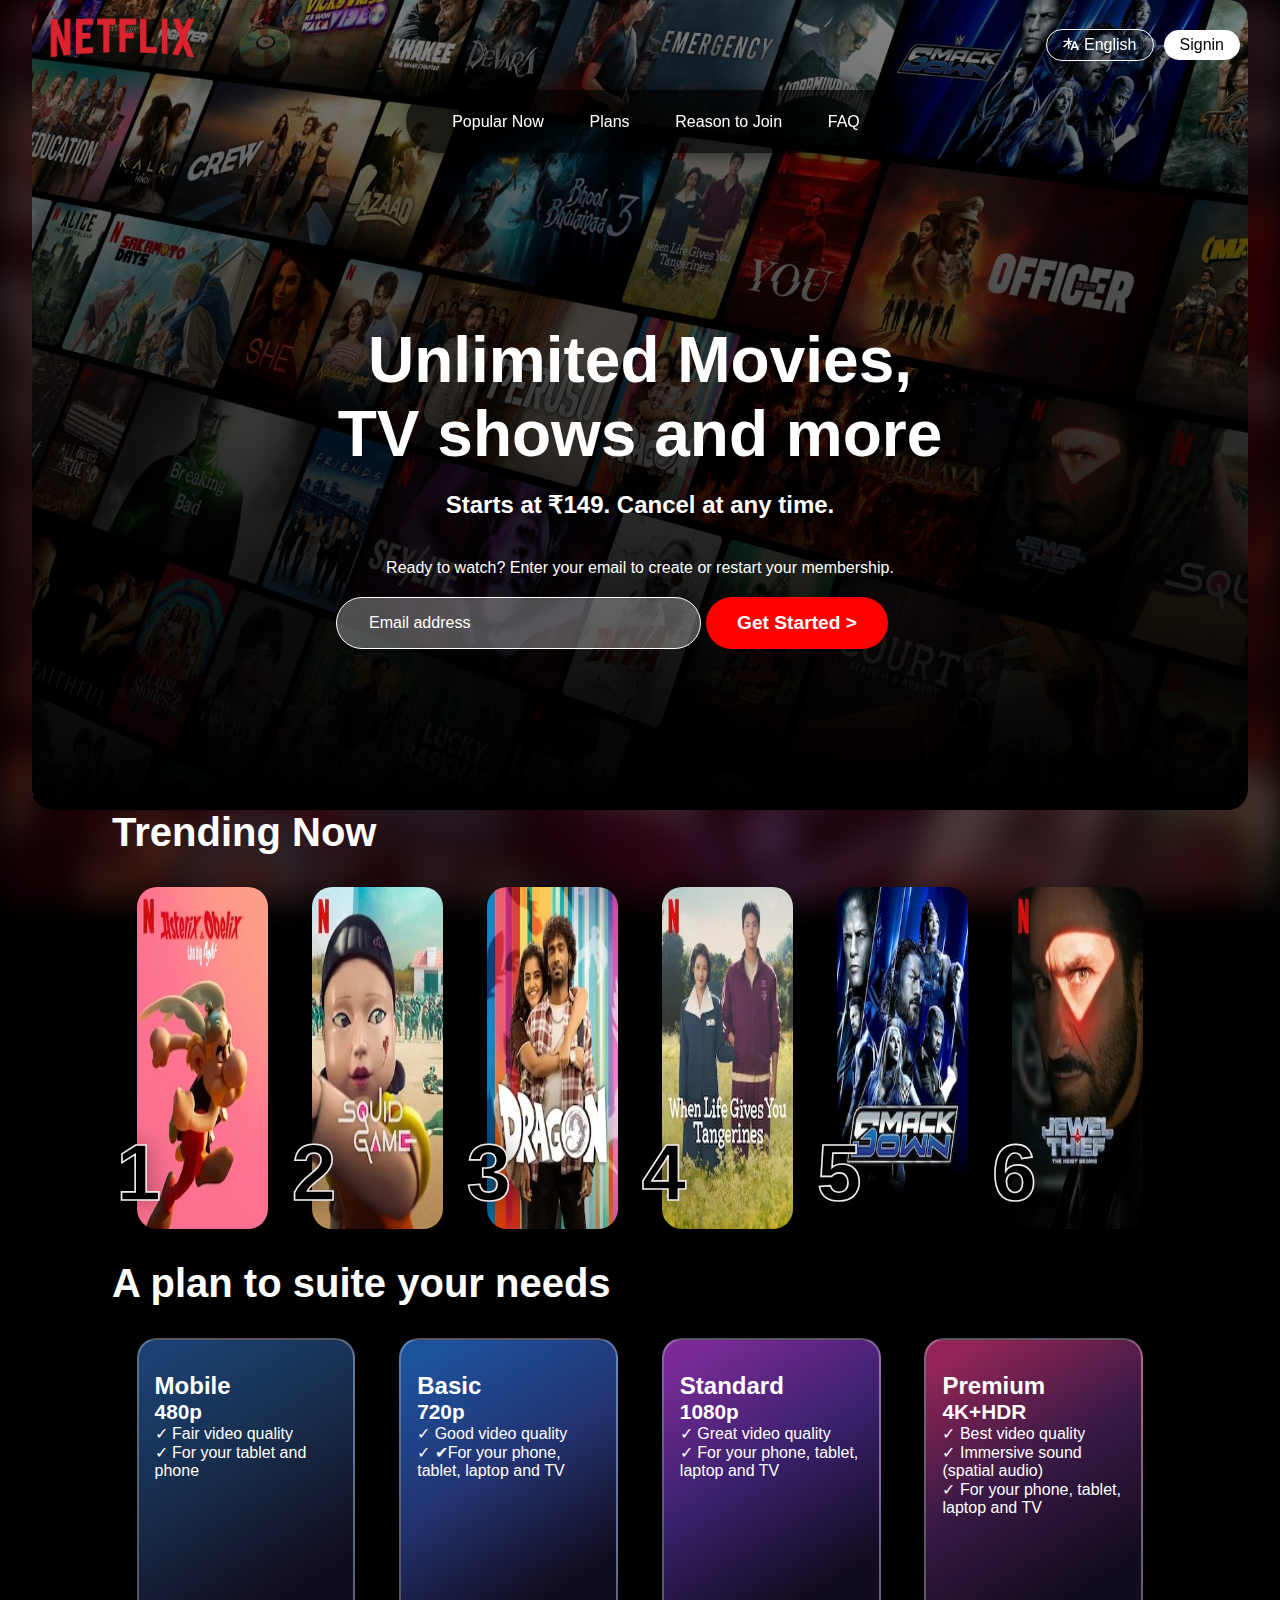
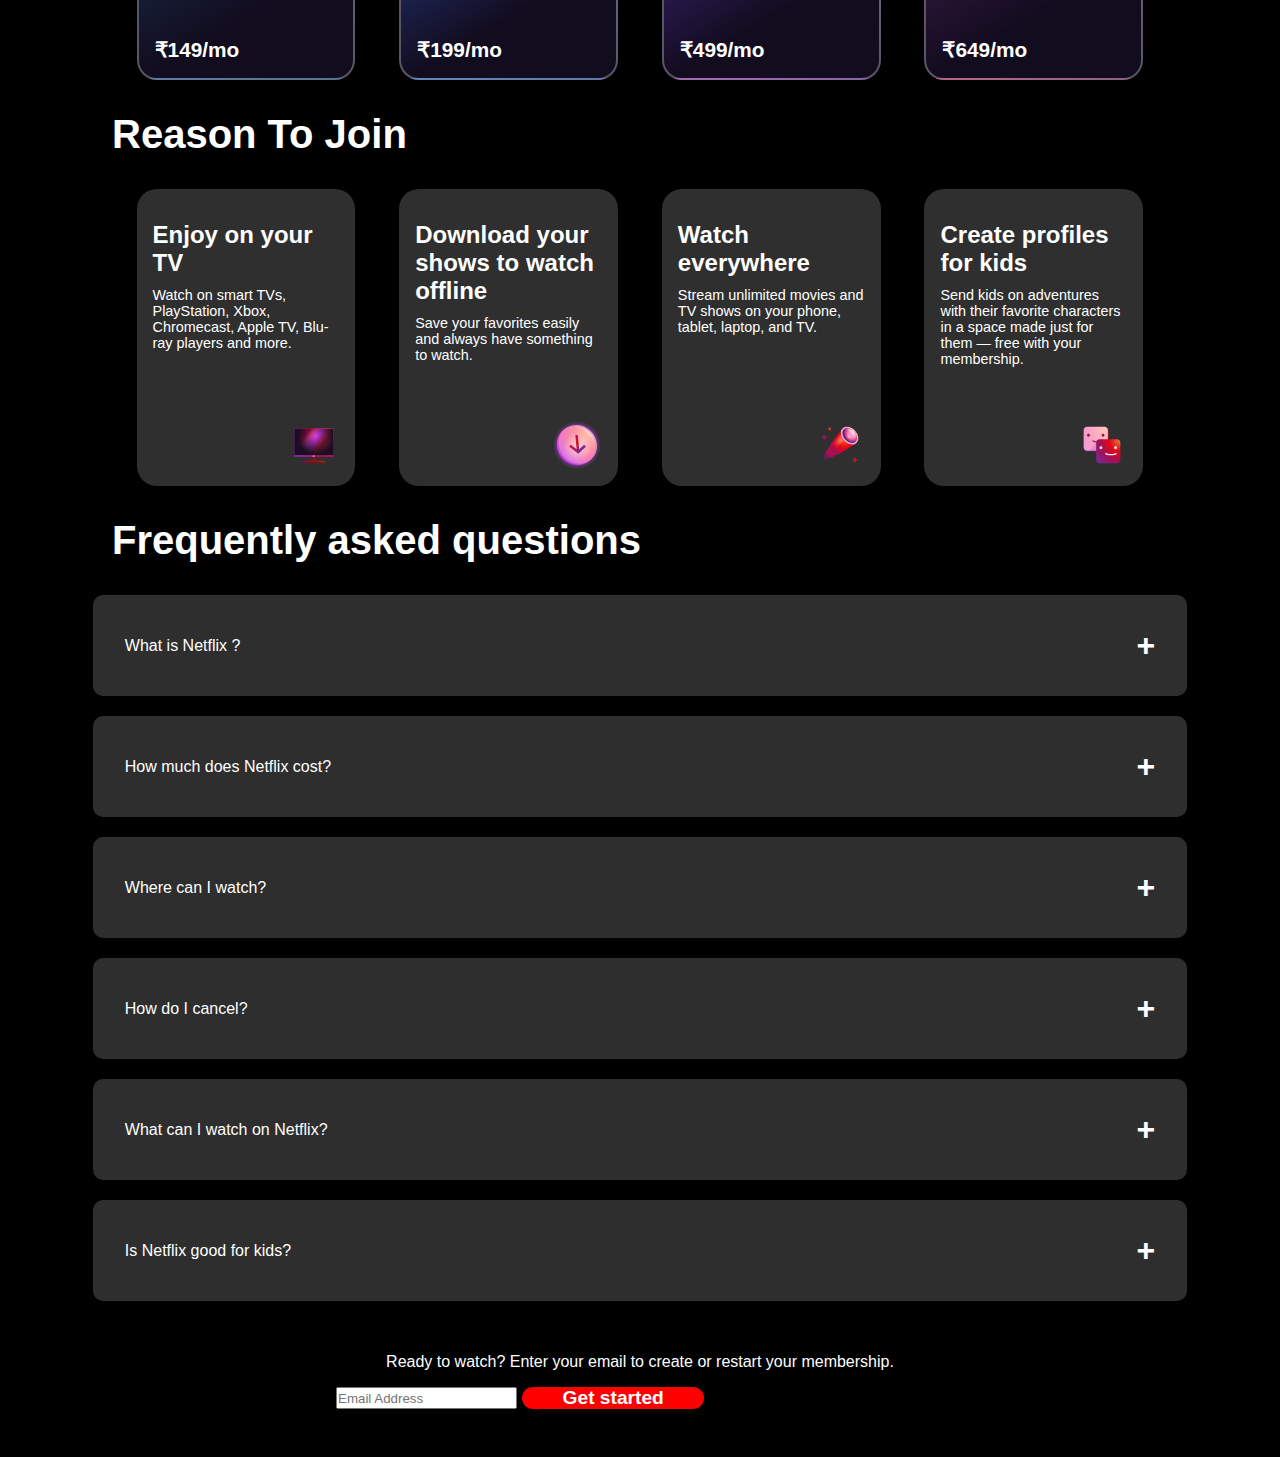
<file: index.html>
<!DOCTYPE html>
<html lang="en">
<head>
  <meta charset="UTF-8">
  <meta name="viewport" content="width=device-width, initial-scale=1.0">
  <title>Netflix Clone</title>
  <link rel="stylesheet" href="netflix.css">
</head>
<body>
  <div class="mainNetflixContainer">
    <div class="backgroundContainer">
      <div class="pinkOverlay"></div>
    </div>
    <div class="contentContainer">
      <nav class="navContainer"> 
        <div class="upperNavbarSection">
          <div class="upperNavbarLeftSection">
            <img class="netflixLogo" src="./NetflixLogo.png" alt="Netflix Logo">
          </div>
          <div class="upperNavbarRightSection">
            <div class="navbarButtonContainer">
              <div class="languageButtonContainer">
                <button class="languageButton"><svg xmlns="http://www.w3.org/2000/svg" fill="none" role="img" viewBox="0 0 16 16" width="16" height="16" data-icon="LanguagesSmall" aria-hidden="true">
                  <path fill="currentColor" d="M10.7668 5.33333L10.5038 5.99715L9.33974 8.9355L8.76866 10.377L7.33333 14H9.10751L9.83505 12.0326H13.4217L14.162 14H16L12.5665 5.33333H10.8278H10.7668ZM10.6186 9.93479L10.3839 10.5632H11.1036H12.8856L11.6348 7.2136L10.6186 9.93479ZM9.52722 4.84224C9.55393 4.77481 9.58574 4.71045 9.62211 4.64954H6.41909V2H4.926V4.64954H0.540802V5.99715H4.31466C3.35062 7.79015 1.75173 9.51463 0 10.4283C0.329184 10.7138 0.811203 11.2391 1.04633 11.5931C2.55118 10.6795 3.90318 9.22912 4.926 7.57316V12.6667H6.41909V7.51606C6.81951 8.15256 7.26748 8.76169 7.7521 9.32292L8.31996 7.88955C7.80191 7.29052 7.34631 6.64699 6.9834 5.99715H9.06968L9.52722 4.84224Z" clip-rule="evenodd" fill-rule="evenodd"></path>
                  
                  </svg><p>English</p></button>
              </div>
              <div class="signInButtonContainer">
                <button class="signinButton">Signin</button>
              </div>
            </div>
          </div>
        </div>
        <div class="lowerNavbarSection">
          <ul class="menuList">
            <li class="menuListItems"><a href="#carouselSection">Popular Now</a></li>
                        <li class="menuListItems"><a href="#planSection">Plans</a></li>
                        <li class="menuListItems"><a href="#reasonToJoinSection">Reason to Join</a></li>
                        <li class="menuListItems"><a href="#faqSection">FAQ</a></li>
          </ul>
  
  
        </div>
      </nav>
        <section class="bannerSection">
          <div class="overlay"></div>
          <div class="bannerContainer">
            <h2>Unlimited Movies, TV shows and more </h2>
            <h4>Starts at ₹149. Cancel at any time.</h4>
            <p>
              Ready to watch? Enter your email to create or restart your membership.
            </p>
            <div class="inputContainer">
              <input class="emailInputbox" type="email" placeholder="Email address" name="email" id="">
              <button class="getStartedButton">Get Started ></button>
            </div>
          </div>      
        </section>
        <section id="carouselSection" class="carouselSection">
          <h2>Trending Now</h2>
          <div class="carouselCardContainer">
            <div class="carouselCard">
              <div class="carouselNumberContainer">
                <span>1</span>
              </div>
              <div class="carouselImageContainer">
                <img src="./card1.jpg" alt="">
              </div>
            </div>
              <div class="carouselCard">
              
                <div class="carouselNumberContainer">
                  <span>2</span>
                </div>
                <div class="carouselImageContainer">
                  <img src="./card2.jpg" alt="">
                </div>
              </div>
                <div class="carouselCard">
              
                  <div class="carouselNumberContainer">
                    <span>3</span>
                  </div>
                  <div class="carouselImageContainer">
                    <img src="./card3.jpg" alt="">
                  </div>
                </div>
                  <div class="carouselCard">
              
                    <div class="carouselNumberContainer">
                      <span>4</span>
                    </div>
                    <div class="carouselImageContainer">
                      <img src="./card4.jpg" alt="">
                    </div>
                  </div>
                    <div class="carouselCard">
              
                      <div class="carouselNumberContainer"><span>5</span></div>
                      <div class="carouselImageContainer">
                        <img src="./card5.jpg" alt="">
                      </div>
                    </div>
                      <div class="carouselCard">
              
                        <div class="carouselNumberContainer">
                          <span>6</span>
                        </div>
                        <div class="carouselImageContainer">
                          <img src="./card6.jpg" alt="">
                        </div>
                      </div>
                        <!-- <div class="carouselCard">
              
                          <div class="carouselNumberContainer">
                            <span>7</span>
                          </div>
                          <div class="carouselImageContainer">
                            <img src="./card7.jpg" alt="">
                          </div>
                        </div>
                          <div class="carouselCard">
              
                            <div class="carouselNumberContainer">
                              <span>8</span>
                            </div>
                            <div class="carouselImageContainer">
                              <img src="./card8.jpg" alt="">
                            </div>
                          </div>
                            <div class="carouselCard">
              
                              <div class="carouselNumberContainer">
                                <span>9</span>
                              </div>
                              <div class="carouselImageContainer">
                                <img src="./card9.jpg" alt="">
                              </div>
                            </div>
                              <div class="carouselCard">
              
                                <div class="carouselNumberContainer">
                                  <span>10</span>
                                </div>
                                <div class="carouselImageContainer">
                                  <img src="./card10.jpg" alt="">
                                </div>
                              </div> -->
            
          </div>
        </section>
        <section id="planSection" class="planSection">
          <h2>A plan to suite your needs </h2>
          <div class="planContainer">
            <div class="planCard planCard1">
              <div class="planCardUpperContent">
                <h2>Mobile</h2>
                <h4>480p</h4>
                <p>&check; Fair video quality</p>
                <p>&check; For your tablet and phone</p>
              </div>
              <div class="planCardLowerContent">
                <h4>₹149/mo</h4>
              </div>
            </div>
            <div class="planCard planCard2">
              <div class="planCardUpperContent">
                <h2>Basic</h2>
                <h4>720p</h4>
                <p>&check; Good video quality</p>
                <p>&check; ✔For your phone, tablet, laptop
                  and TV</p>
              </div>
              <div class="planCardLowerContent">
                <h4>₹199/mo</h4>
              </div>
            </div>
            <div class="planCard planCard3">
              <div class="planCardUpperContent">
                <h2>Standard</h2>
                <h4>1080p</h4>
                <p>&check; Great video quality</p>
                <p>&check; For your phone, tablet, laptop
                  and TV</p>
              </div>
              <div class="planCardLowerContent">
                <h4>₹499/mo</h4>
              </div>
            </div>
            <div class="planCard planCard4">
              <div class="planCardUpperContent">
                <h2>Premium</h2>
                <h4>4K+HDR</h4>
                <p>&check; Best video quality</p>
                <p>&check; Immersive sound (spatial
                  audio)</p>
                  <p>&check; For your phone, tablet, laptop
                    and TV</p>
              </div>
              <div class="planCardLowerContent">
                <h4>₹649/mo</h4>
              </div>
            </div>
          </div>
        </section>
        <section id="reasonToJoinSection" class="reasonToJoinSection">
          <h2>Reason To Join</h2>
          <div class="reasonsContainer">
            <div class="reasonCard reasonCard1">
                <div class="reasonCardUpperContent">
                    <h2>Enjoy on your TV</h2>
                    <p>
                        Watch on smart TVs, PlayStation, Xbox, Chromecast, Apple TV, Blu-ray players and more.
                    </p>

                </div>
                <div class="reasonCardLowerContent">
                    <svg width="72" height="72" viewBox="0 0 72 72" fill="none"><g id="television-core-small"><path id="Vector" fill-rule="evenodd" clip-rule="evenodd" d="M37.2 53.3992C37.2 52.7365 36.6628 52.1992 36 52.1992H34.8C34.1373 52.1992 33.6 52.7365 33.6 53.3992V56.2636C33.6 56.9129 33.0834 57.4433 32.4347 57.4739C30.3013 57.5744 28.1719 57.7834 26.0546 58.1011L19.444 59.0926C18.2692 59.2688 17.4 60.2782 17.4 61.4662V62.0992C17.4 62.4304 17.6686 62.6992 18 62.6992H52.8C53.1314 62.6992 53.4 62.4304 53.4 62.0992V61.4662C53.4 60.2782 52.5309 59.2688 51.3561 59.0926L44.7454 58.1011C42.6282 57.7834 40.4987 57.5744 38.3653 57.4739C37.7167 57.4433 37.2 56.9129 37.2 56.2636V53.3992Z" fill="url(#paint0_radial_5179_1308)"></path><path id="Vector_2" d="M18.6 60.7388C18.6 60.2306 18.9587 59.796 19.4602 59.711C22.0196 59.2775 29.7585 58.0508 35.4 58.0508C41.0415 58.0508 48.7804 59.2775 51.3398 59.711C51.8412 59.796 52.2 60.2306 52.2 60.7388C52.2 60.902 52.0575 61.0268 51.8967 61.0004C50.1219 60.707 40.9704 59.2409 35.4 59.2409C29.8295 59.2409 20.678 60.707 18.9033 61.0004C18.7425 61.0268 18.6 60.902 18.6 60.7388Z" fill="url(#paint1_radial_5179_1308)"></path><path id="Vector_3" d="M63 12H8.99995C8.00584 12 7.19995 12.8059 7.19995 13.8V51.6C7.19995 52.5941 8.00584 53.4 8.99995 53.4H63C63.9941 53.4 64.8 52.5941 64.8 51.6V13.8C64.8 12.8059 63.9941 12 63 12Z" fill="url(#paint2_linear_5179_1308)"></path><path id="Vector_4" d="M63 12H8.99995C8.00584 12 7.19995 12.8059 7.19995 13.8V51.6C7.19995 52.5941 8.00584 53.4 8.99995 53.4H63C63.9941 53.4 64.8 52.5941 64.8 51.6V13.8C64.8 12.8059 63.9941 12 63 12Z" fill="url(#paint3_radial_5179_1308)"></path><path id="Vector_5" fill-rule="evenodd" clip-rule="evenodd" d="M8.99995 12.6H63C63.663 12.6 64.2 13.1372 64.2 13.8V50.4H7.79995V13.8C7.79995 13.1372 8.33719 12.6 8.99995 12.6ZM7.19995 50.4V13.8C7.19995 12.8059 8.00581 12 8.99995 12H63C63.9942 12 64.8 12.8059 64.8 13.8V50.4V51.6C64.8 52.5941 63.9942 53.4 63 53.4H8.99995C8.00581 53.4 7.19995 52.5941 7.19995 51.6V50.4Z" fill="url(#paint4_radial_5179_1308)"></path><path id="Vector_6" d="M35.4 52.8C36.3941 52.8 37.2 52.3971 37.2 51.9C37.2 51.4029 36.3941 51 35.4 51C34.4059 51 33.6 51.4029 33.6 51.9C33.6 52.3971 34.4059 52.8 35.4 52.8Z" fill="url(#paint5_radial_5179_1308)"></path></g><defs><radialGradient id="paint0_radial_5179_1308" cx="0" cy="0" r="1" gradientUnits="userSpaceOnUse" gradientTransform="translate(50.3269 49.3723) rotate(118.526) scale(55.1579 46.2871)"><stop stop-color="#802600"></stop><stop offset="0.333333" stop-color="#6F181D"></stop><stop offset="0.666667" stop-color="#5B1333"></stop><stop offset="1" stop-color="#391945"></stop></radialGradient><radialGradient id="paint1_radial_5179_1308" cx="0" cy="0" r="1" gradientUnits="userSpaceOnUse" gradientTransform="translate(48.1077 53.6128) rotate(158.116) scale(32.7275 42.219)"><stop stop-color="#99421D"></stop><stop offset="0.333333" stop-color="#99161D"></stop><stop offset="0.666667" stop-color="#7D1845"></stop><stop offset="1" stop-color="#59216E"></stop></radialGradient><linearGradient id="paint2_linear_5179_1308" x1="10.4727" y1="14.9572" x2="56.1755" y2="51.4814" gradientUnits="userSpaceOnUse"><stop stop-color="#99161D"></stop><stop offset="0.245283" stop-color="#CA005B"></stop><stop offset="0.346698" stop-color="#FF479A"></stop><stop offset="0.46934" stop-color="#CC3CFF"></stop><stop offset="0.735849" stop-color="#BC1A22"></stop><stop offset="1" stop-color="#C94FF5"></stop></linearGradient><radialGradient id="paint3_radial_5179_1308" cx="0" cy="0" r="1" gradientUnits="userSpaceOnUse" gradientTransform="translate(38.6181 23.8286) rotate(90) scale(25.9571 25.8545)"><stop stop-color="#1C0E20" stop-opacity="0"></stop><stop offset="1" stop-color="#1C0E20"></stop></radialGradient><radialGradient id="paint4_radial_5179_1308" cx="0" cy="0" r="1" gradientUnits="userSpaceOnUse" gradientTransform="translate(54 20.1938) rotate(144.293) scale(47.2897 44.8232)"><stop stop-color="#EF7744"></stop><stop offset="0.333333" stop-color="#E50914"></stop><stop offset="0.666667" stop-color="#A70D53"></stop><stop offset="1" stop-color="#792A95"></stop></radialGradient><radialGradient id="paint5_radial_5179_1308" cx="0" cy="0" r="1" gradientUnits="userSpaceOnUse" gradientTransform="translate(36.525 51.3562) rotate(135) scale(4.58735)"><stop stop-color="#FFDCCC"></stop><stop offset="0.333333" stop-color="#FFBDC0"></stop><stop offset="0.666667" stop-color="#F89DC6"></stop><stop offset="1" stop-color="#E4A1FA"></stop></radialGradient></defs></svg>
                </div>
            </div>
            <div class="reasonCard reasonCard2">
                <div class="reasonCardUpperContent">
                    <h2>Download your shows to watch offline</h2>
                    <p>
                      Save your favorites easily and always have something to watch.
                    </p>

                </div>
                <div class="reasonCardLowerContent">
                   <svg width="72" height="72" viewBox="0 0 72 72" fill="none"><g id="download-core-small"><path id="Vector" d="M36 70.2008C54.8882 70.2008 70.2001 54.8889 70.2001 36.0008C70.2001 17.1126 54.8882 1.80078 36 1.80078C17.1119 1.80078 1.80005 17.1126 1.80005 36.0008C1.80005 54.8889 17.1119 70.2008 36 70.2008Z" fill="url(#paint0_radial_5179_7940)"></path><path id="Vector_2" opacity="0.4" d="M64.7658 36.195C65.5206 51.5916 53.7908 63.5824 38.5668 62.977C23.3428 62.3722 10.3893 49.4 9.63446 34.0034C8.87954 18.6068 20.6091 6.61594 35.8331 7.22116C51.0571 7.82638 64.0104 20.7984 64.7658 36.195Z" fill="url(#paint1_radial_5179_7940)"></path><path id="Vector_3" d="M62.3657 37.9958C63.1205 53.3924 51.3908 65.3832 36.1668 64.7778C20.9428 64.173 7.9893 51.2008 7.23444 35.8041C6.47952 20.4075 18.2091 8.41672 33.4331 9.02194C48.6571 9.62716 61.6103 22.5992 62.3657 37.9958Z" fill="url(#paint2_radial_5179_7940)"></path><path id="Vector_4" opacity="0.5" d="M64.7658 36.195C65.5206 51.5916 53.7908 63.5824 38.5668 62.977C23.3428 62.3722 10.3893 49.4 9.63446 34.0034C8.87954 18.6068 20.6091 6.61594 35.8331 7.22116C51.0571 7.82638 64.0104 20.7984 64.7658 36.195Z" fill="url(#paint3_radial_5179_7940)"></path><path id="Vector_5" opacity="0.6" d="M36.9 60.6C48.6636 60.6 58.2 51.0637 58.2 39.3C58.2 27.5363 48.6636 18 36.9 18C25.1363 18 15.6 27.5363 15.6 39.3C15.6 51.0637 25.1363 60.6 36.9 60.6Z" fill="url(#paint4_radial_5179_7940)"></path><path id="Vector_6" fill-rule="evenodd" clip-rule="evenodd" d="M39.0849 42.2727L46.3387 35.76L48.8945 38.5142L38.9118 47.477L37.8466 48.4333L36.6071 47.477L24.9899 38.5142L27.0434 35.76L35.4849 42.2727L33.6 21.6016H37.2L39.0849 42.2727Z" fill="url(#paint5_radial_5179_7940)"></path><path id="Vector_7" opacity="0.4" fill-rule="evenodd" clip-rule="evenodd" d="M61.6566 34.9618C61.7832 35.3893 62.391 35.3233 62.3694 34.878C61.6962 21.1369 50.1509 9.55975 36.5817 9.01957C34.4606 8.93515 32.4155 9.12541 30.4772 9.55909C30.0745 9.64915 30.1575 10.2082 30.5697 10.2246C45.0094 10.7979 57.6246 21.2971 61.6566 34.9618Z" fill="url(#paint6_radial_5179_7940)"></path></g><defs><radialGradient id="paint0_radial_5179_7940" cx="0" cy="0" r="1" gradientUnits="userSpaceOnUse" gradientTransform="translate(36.0001 36.1837) rotate(-90) scale(34.3829)"><stop offset="0.782019" stop-color="#982DBE"></stop><stop offset="0.906819" stop-color="#B038DC" stop-opacity="0.2"></stop><stop offset="1" stop-color="#E4A1FA" stop-opacity="0"></stop></radialGradient><radialGradient id="paint1_radial_5179_7940" cx="0" cy="0" r="1" gradientUnits="userSpaceOnUse" gradientTransform="translate(52.9937 20.0992) rotate(135) scale(49.9836)"><stop stop-color="#FFDCCC"></stop><stop offset="0.333333" stop-color="#FFBDC0"></stop><stop offset="0.666667" stop-color="#F89DC6"></stop><stop offset="1" stop-color="#E4A1FA"></stop></radialGradient><radialGradient id="paint2_radial_5179_7940" cx="0" cy="0" r="1" gradientUnits="userSpaceOnUse" gradientTransform="translate(52.7999 19.6937) rotate(135) scale(53.1037)"><stop stop-color="#FFA984"></stop><stop offset="0.333333" stop-color="#FF787F"></stop><stop offset="0.666667" stop-color="#F45FA2"></stop><stop offset="1" stop-color="#C44AF1"></stop></radialGradient><radialGradient id="paint3_radial_5179_7940" cx="0" cy="0" r="1" gradientUnits="userSpaceOnUse" gradientTransform="translate(52.9937 20.0992) rotate(135) scale(49.9836)"><stop stop-color="#FFDCCC"></stop><stop offset="0.333333" stop-color="#FFBDC0"></stop><stop offset="0.666667" stop-color="#F89DC6"></stop><stop offset="1" stop-color="#E4A1FA"></stop></radialGradient><radialGradient id="paint4_radial_5179_7940" cx="0" cy="0" r="1" gradientUnits="userSpaceOnUse" gradientTransform="translate(36.9 39.3) scale(21.3)"><stop stop-color="white"></stop><stop offset="1" stop-color="white" stop-opacity="0"></stop></radialGradient><radialGradient id="paint5_radial_5179_7940" cx="0" cy="0" r="1" gradientUnits="userSpaceOnUse" gradientTransform="translate(31.2 32.1016) rotate(39.5226) scale(15.5567)"><stop stop-color="#EF7744"></stop><stop offset="0.2406" stop-color="#E50914"></stop><stop offset="1" stop-color="#792A95"></stop></radialGradient><radialGradient id="paint6_radial_5179_7940" cx="0" cy="0" r="1" gradientUnits="userSpaceOnUse" gradientTransform="translate(50.7 21.3) rotate(-180) scale(30)"><stop stop-color="white"></stop><stop offset="1" stop-color="white" stop-opacity="0"></stop></radialGradient></defs></svg>
                </div>
            </div>
            <div class="reasonCard reasonCard3">
                <div class="reasonCardUpperContent">
                    <h2>Watch everywhere</h2>
                    <p>
                      Stream unlimited movies and TV shows on your phone, tablet, laptop, and TV.
                    </p>

                </div>
                <div class="reasonCardLowerContent">
                    <svg width="72" height="72" viewBox="0 0 72 72" fill="none"><g id="telescope-core-small"><path id="Vector" d="M24.0492 36.6016L33.6 46.3898L17.8029 56.8633C17.8029 56.8633 15.8891 57.6983 13.625 55.2638C11.361 52.8293 12.1235 51.238 12.1235 51.238L24.0492 36.6016Z" fill="url(#paint0_radial_5179_1664)"></path><path id="Vector_2" d="M25.0344 34.1992L36 46.151L25.0616 53.8043C25.0616 53.8043 21.8289 55.0984 18.0987 51.0172C14.3686 46.9358 15.9198 44.5105 15.9198 44.5105L25.0344 34.1992Z" fill="url(#paint1_radial_5179_1664)"></path><path id="Vector_3" d="M39 13.0195L59.1 33.6788L32.5325 50.4142C32.5325 50.4142 28.7459 50.2552 24.3978 45.4897C20.0498 40.7243 21.4096 35.8101 21.4096 35.8101L39 13.0195Z" fill="url(#paint2_radial_5179_1664)"></path><path id="Vector_4" d="M57.6709 15.3516C63.1044 21.2807 63.9858 29.2883 59.6386 33.2371C55.2916 37.186 47.3628 35.5806 41.9292 29.6515C36.4954 23.7224 35.6145 15.7148 39.9615 11.766C44.3084 7.81716 52.2372 9.42252 57.6709 15.3516Z" fill="url(#paint3_radial_5179_1664)"></path><path id="Vector_5" d="M58.3787 31.255C54.8121 34.5032 48.2143 33.0817 43.6421 28.0798C39.07 23.078 38.2547 16.39 41.8213 13.1419C45.3879 9.89364 51.9857 11.3152 56.5579 16.3171C61.1298 21.3189 61.9452 28.0069 58.3787 31.255Z" fill="url(#paint4_radial_5179_1664)"></path><path id="Vector_6" opacity="0.85" d="M59.6783 28.823C60.576 24.1785 59.6544 20.5934 56.1603 16.6199C52.6662 12.6464 47.3508 10.8657 43.7796 12.7598C39.371 15.098 48.3734 13.5961 53.4577 19.5815C57.8259 24.724 58.8516 33.1009 59.6783 28.823Z" fill="url(#paint5_radial_5179_1664)"></path><path id="Vector_7" opacity="0.4" d="M50.3979 25.2452C50.4549 26.7239 49.2932 27.7677 47.8032 27.5766C46.3131 27.3856 45.059 26.032 45.002 24.5532C44.945 23.0745 46.1067 22.0307 47.5968 22.2218C49.0868 22.4128 50.341 23.7664 50.3979 25.2452Z" fill="url(#paint6_radial_5179_1664)"></path><path id="Vector_8" opacity="0.6" d="M36.9217 21.0039L26.4258 34.3627C26.3297 36.4604 28.2903 39.5534 30.0334 40.8344L41.2345 29.9105C39.6 28.2005 36.9591 24.1025 36.9217 21.0039Z" fill="url(#paint7_radial_5179_1664)"></path><path id="Vector_9" fill-rule="evenodd" clip-rule="evenodd" d="M20.0576 9.60156L21.479 11.7187L24 11.0654L22.3575 13.0272L23.7789 15.1444L21.3424 14.2397L19.7 16.2016L19.8365 13.6806L17.4 12.7759L19.9209 12.1225L20.0576 9.60156ZM58.776 52.8016L58.9623 56.4685L62.4 57.4188L59.0774 58.7347L59.2637 62.4016L57.0239 59.548L53.7014 60.8638L55.6397 57.7843L53.4 54.9307L56.8377 55.8811L58.776 52.8016ZM15.206 24.2101L15.8768 21.0016L13.4793 23.1964L10.6853 21.5563L11.9975 24.553L9.59998 26.7478L12.8085 26.405L14.1207 29.4016L14.7915 26.1931L18 25.8502L15.206 24.2101Z" fill="url(#paint8_linear_5179_1664)"></path></g><defs><radialGradient id="paint0_radial_5179_1664" cx="0" cy="0" r="1" gradientUnits="userSpaceOnUse" gradientTransform="translate(36.6875 32.7016) rotate(135) scale(34.9134)"><stop stop-color="#99421D"></stop><stop offset="0.333333" stop-color="#99161D"></stop><stop offset="0.666667" stop-color="#7D1845"></stop><stop offset="1" stop-color="#59216E"></stop></radialGradient><radialGradient id="paint1_radial_5179_1664" cx="0" cy="0" r="1" gradientUnits="userSpaceOnUse" gradientTransform="translate(42.5937 27.2992) rotate(135) scale(44.5477 44.5279)"><stop stop-color="#EF7744"></stop><stop offset="0.333333" stop-color="#E50914"></stop><stop offset="0.666667" stop-color="#A70D53"></stop><stop offset="1" stop-color="#792A95"></stop></radialGradient><radialGradient id="paint2_radial_5179_1664" cx="0" cy="0" r="1" gradientUnits="userSpaceOnUse" gradientTransform="translate(42.3 29.106) rotate(135) scale(31.8127)"><stop stop-color="#FB540D"></stop><stop offset="0.333333" stop-color="#E50914"></stop><stop offset="0.666667" stop-color="#A70D53"></stop><stop offset="1" stop-color="#792A95"></stop></radialGradient><radialGradient id="paint3_radial_5179_1664" cx="0" cy="0" r="1" gradientUnits="userSpaceOnUse" gradientTransform="translate(57.675 14.7078) rotate(134.326) scale(24.0433 24.0367)"><stop stop-color="#FFDCCC"></stop><stop offset="0.333333" stop-color="#FFBDC0"></stop><stop offset="0.666667" stop-color="#F89DC6"></stop><stop offset="1" stop-color="#E4A1FA"></stop></radialGradient><radialGradient id="paint4_radial_5179_1664" cx="0" cy="0" r="1" gradientUnits="userSpaceOnUse" gradientTransform="translate(52.1305 21.273) rotate(141.875) scale(9.87138 12.8159)"><stop offset="0.307292" stop-color="#F89DC6"></stop><stop offset="0.645392" stop-color="#E75094"></stop><stop offset="1" stop-color="#59216E"></stop></radialGradient><radialGradient id="paint5_radial_5179_1664" cx="0" cy="0" r="1" gradientUnits="userSpaceOnUse" gradientTransform="translate(55.8 15.6) rotate(135) scale(13.1522)"><stop stop-color="white"></stop><stop offset="1" stop-color="white" stop-opacity="0"></stop></radialGradient><radialGradient id="paint6_radial_5179_1664" cx="0" cy="0" r="1" gradientUnits="userSpaceOnUse" gradientTransform="translate(49.2362 22.9648) rotate(131.079) scale(5.08644 6.006)"><stop stop-color="white"></stop><stop offset="1" stop-color="white" stop-opacity="0"></stop></radialGradient><radialGradient id="paint7_radial_5179_1664" cx="0" cy="0" r="1" gradientUnits="userSpaceOnUse" gradientTransform="translate(36.8758 29.1353) rotate(137.622) scale(13.5764)"><stop stop-color="#FFA984"></stop><stop offset="1" stop-color="#F7636B" stop-opacity="0"></stop></radialGradient><linearGradient id="paint8_linear_5179_1664" x1="44.65" y1="27.9016" x2="24.25" y2="48.3016" gradientUnits="userSpaceOnUse"><stop stop-color="#EF7744"></stop><stop offset="0.333333" stop-color="#E50914"></stop><stop offset="0.666667" stop-color="#A70D53"></stop><stop offset="1" stop-color="#792A95"></stop></linearGradient></defs></svg>
                </div>
            </div>
            <div class="reasonCard reasonCard4">
                <div class="reasonCardUpperContent">
                    <h2>Create profiles for kids
                    </h2>
                    <p>
                      Send kids on adventures with their favorite characters in a space made just for them — free with your membership.
                    </p>

                </div>
                <div class="reasonCardLowerContent">
                    <svg width="72" height="72" viewBox="0 0 72 72" fill="none"><g id="profiles-core-small"><path id="Vector" d="M10.8 15.6008C10.8 12.9499 12.949 10.8008 15.5999 10.8008H40.8C43.4509 10.8008 45.6 12.9498 45.6 15.6008V40.8007C45.6 43.4516 43.4509 45.6007 40.8 45.6007H15.6C12.949 45.6007 10.8 43.4517 10.8 40.8007V15.6008Z" fill="url(#paint0_radial_5179_7919)"></path><path id="Vector_2" d="M9.59998 14.4016C9.59998 11.7506 11.749 9.60162 14.4 9.60156H39.6C42.251 9.60156 44.4 11.7506 44.4 14.4016V39.6015C44.4 42.2525 42.251 44.4015 39.6 44.4015H14.4C11.749 44.4016 9.59998 42.2525 9.59998 39.6015V14.4016Z" fill="url(#paint1_radial_5179_7919)"></path><path id="Vector_3" d="M18.6 21.9008C18.6 23.0606 17.6598 24.0008 16.5 24.0008C15.3402 24.0008 14.4 23.0606 14.4 21.9008C14.4 20.741 15.3402 19.8008 16.5 19.8008C17.6598 19.8008 18.6 20.741 18.6 21.9008Z" fill="url(#paint2_radial_5179_7919)"></path><path id="Vector_4" d="M39.6 21.9008C39.6 23.0606 38.6598 24.0008 37.5 24.0008C36.3402 24.0008 35.4 23.0606 35.4 21.9008C35.4 20.741 36.3402 19.8008 37.5 19.8008C38.6598 19.8008 39.6 20.741 39.6 21.9008Z" fill="url(#paint3_radial_5179_7919)"></path><path id="Vector_5" d="M23.6713 29.4501C23.2437 29.1967 22.6917 29.3379 22.4383 29.7655C22.1848 30.1932 22.3261 30.7452 22.7537 30.9986C23.8254 31.6337 26.769 32.7744 30.6375 32.7744C34.506 32.7744 37.4497 31.6337 38.5213 30.9986C38.949 30.7452 39.0902 30.1932 38.8368 29.7655C38.5834 29.3379 38.0313 29.1967 37.6037 29.4501C36.8191 29.9151 34.194 30.9744 30.6375 30.9744C27.081 30.9744 24.456 29.9151 23.6713 29.4501Z" fill="url(#paint4_radial_5179_7919)"></path><path id="Vector_6" opacity="0.35" d="M19.2 44.4016H28.2L32.4 27.6016C30.2787 28.1801 28.4542 29.5387 27.2921 31.4053L19.2 44.4016Z" fill="url(#paint5_radial_5179_7919)"></path><path id="Vector_7" d="M27.6 32.4016C27.6 29.7506 29.749 27.6016 32.4 27.6016L57.6 27.6016C60.2508 27.6016 62.4 29.7506 62.4 32.4016V57.6015C62.4 60.2524 60.2508 62.4016 57.6 62.4016H32.4C29.749 62.4016 27.6 60.2524 27.6 57.6016V32.4016Z" fill="url(#paint6_radial_5179_7919)"></path><path id="Vector_8" d="M36.6 39.9008C36.6 41.0606 35.6598 42.0008 34.5 42.0008C33.3402 42.0008 32.4 41.0606 32.4 39.9008C32.4 38.741 33.3402 37.8008 34.5 37.8008C35.6598 37.8008 36.6 38.741 36.6 39.9008Z" fill="url(#paint7_radial_5179_7919)"></path><path id="Vector_9" d="M57.6 39.9008C57.6 41.0606 56.6598 42.0008 55.5 42.0008C54.3402 42.0008 53.4 41.0606 53.4 39.9008C53.4 38.741 54.3402 37.8008 55.5 37.8008C56.6598 37.8008 57.6 38.741 57.6 39.9008Z" fill="url(#paint8_radial_5179_7919)"></path><path id="Vector_10" d="M41.8213 47.6025C41.3937 47.349 40.8416 47.4903 40.5882 47.9179C40.3348 48.3455 40.476 48.8976 40.9037 49.1509C41.9753 49.786 44.919 50.9267 48.7875 50.9267C52.656 50.9267 55.5996 49.786 56.6713 49.1509C57.0989 48.8976 57.2402 48.3455 56.9867 47.9179C56.7333 47.4903 56.1813 47.349 55.7537 47.6025C54.969 48.0674 52.344 49.1267 48.7875 49.1267C45.231 49.1267 42.6059 48.0674 41.8213 47.6025Z" fill="url(#paint9_radial_5179_7919)"></path></g><defs><radialGradient id="paint0_radial_5179_7919" cx="0" cy="0" r="1" gradientUnits="userSpaceOnUse" gradientTransform="translate(39.075 17.6882) rotate(135) scale(32.8097)"><stop stop-color="#99421D"></stop><stop offset="0.333333" stop-color="#99161D"></stop><stop offset="0.666667" stop-color="#7D1845"></stop><stop offset="1" stop-color="#59216E"></stop></radialGradient><radialGradient id="paint1_radial_5179_7919" cx="0" cy="0" r="1" gradientUnits="userSpaceOnUse" gradientTransform="translate(62.4 8.70157) rotate(133.87) scale(75.3216)"><stop stop-color="#FFDCCC"></stop><stop offset="0.333333" stop-color="#FFBDC0"></stop><stop offset="0.666667" stop-color="#F89DC6"></stop><stop offset="1" stop-color="#E4A1FA"></stop></radialGradient><radialGradient id="paint2_radial_5179_7919" cx="0" cy="0" r="1" gradientUnits="userSpaceOnUse" gradientTransform="translate(60.3 11.1008) rotate(133.939) scale(68.7426 55.9547)"><stop stop-color="#99421D"></stop><stop offset="0.333333" stop-color="#99161D"></stop><stop offset="0.666667" stop-color="#7D1845"></stop><stop offset="1" stop-color="#59216E"></stop></radialGradient><radialGradient id="paint3_radial_5179_7919" cx="0" cy="0" r="1" gradientUnits="userSpaceOnUse" gradientTransform="translate(60.3 11.1008) rotate(133.939) scale(68.7426 55.9547)"><stop stop-color="#99421D"></stop><stop offset="0.333333" stop-color="#99161D"></stop><stop offset="0.666667" stop-color="#7D1845"></stop><stop offset="1" stop-color="#59216E"></stop></radialGradient><radialGradient id="paint4_radial_5179_7919" cx="0" cy="0" r="1" gradientUnits="userSpaceOnUse" gradientTransform="translate(60.3 11.0994) rotate(133.939) scale(68.7426 55.9548)"><stop stop-color="#99421D"></stop><stop offset="0.333333" stop-color="#99161D"></stop><stop offset="0.666667" stop-color="#7D1845"></stop><stop offset="1" stop-color="#59216E"></stop></radialGradient><radialGradient id="paint5_radial_5179_7919" cx="0" cy="0" r="1" gradientUnits="userSpaceOnUse" gradientTransform="translate(39.6 27.9016) rotate(135) scale(23.3345)"><stop stop-color="#FFA984"></stop><stop offset="0.333333" stop-color="#FF787F"></stop><stop offset="0.666667" stop-color="#F45FA2"></stop><stop offset="1" stop-color="#C44AF1"></stop></radialGradient><radialGradient id="paint6_radial_5179_7919" cx="0" cy="0" r="1" gradientUnits="userSpaceOnUse" gradientTransform="translate(61.8 29.7016) rotate(135) scale(43.2749)"><stop stop-color="#EF7744"></stop><stop offset="0.333333" stop-color="#E50914"></stop><stop offset="0.666667" stop-color="#A70D53"></stop><stop offset="1" stop-color="#792A95"></stop></radialGradient><radialGradient id="paint7_radial_5179_7919" cx="0" cy="0" r="1" gradientUnits="userSpaceOnUse" gradientTransform="translate(62.1 11.1008) rotate(137.146) scale(73.6614 60.3576)"><stop stop-color="#FFDCCC"></stop><stop offset="0.333333" stop-color="#FDF6F6"></stop><stop offset="0.666667" stop-color="#FADCE9"></stop><stop offset="1" stop-color="#E4A1FA"></stop></radialGradient><radialGradient id="paint8_radial_5179_7919" cx="0" cy="0" r="1" gradientUnits="userSpaceOnUse" gradientTransform="translate(62.1 11.1008) rotate(137.146) scale(73.6614 60.3576)"><stop stop-color="#FFDCCC"></stop><stop offset="0.333333" stop-color="#FDF6F6"></stop><stop offset="0.666667" stop-color="#FADCE9"></stop><stop offset="1" stop-color="#E4A1FA"></stop></radialGradient><radialGradient id="paint9_radial_5179_7919" cx="0" cy="0" r="1" gradientUnits="userSpaceOnUse" gradientTransform="translate(62.1 11.1017) rotate(137.146) scale(73.6614 60.3576)"><stop stop-color="#FFDCCC"></stop><stop offset="0.333333" stop-color="#FDF6F6"></stop><stop offset="0.666667" stop-color="#FADCE9"></stop><stop offset="1" stop-color="#E4A1FA"></stop></radialGradient></defs></svg>
                </div>
            </div>
         
        </div>
        </section>
        <section id="faqSection" class="faqSection">
          <h2>Frequently asked questions</h2>
                    <div class="faqCardsContainer">
                        <div class="faqCard">
                            <div class="faqQuestion">
                                <p>
                                    What is Netflix ?
                                </p>
                                <span class="faqQuestionSpan">+</span>
                            </div>
                            <div class="faqAnswer">
                                Netflix is a streaming service that offers a wide variety of award-winning TV shows, movies, anime, documentaries and more – on thousands of internet-connected devices.
    <br />
    <br />
                                You can watch as much as you want, whenever you want, without a single ad – all for one low monthly price. There's always something new to discover, and new TV shows and movies are added every week!
                            </div>
                        </div>
                        <div class="faqCard">
                            <div class="faqQuestion">
                                <p>
                                    How much does Netflix cost?
                                </p>
                                <span class="faqQuestionSpan">+</span>
                            </div>
                            <div class="faqAnswer">
                              Watch Netflix on your smartphone, tablet, Smart TV, laptop, or streaming device, all for one fixed monthly fee. Plans range from USD 2.99 to USD 9.99 a month. No extra costs, no contracts.
    
                            </div>
                        </div>
                        <div class="faqCard">
                            <div class="faqQuestion">
                                <p>
                                  Where can I watch?
                                  
                                </p>
                                <span class="faqQuestionSpan">+</span>
                            </div>
                            <div class="faqAnswer">
                              Watch anywhere, anytime. Sign in with your Netflix account to watch instantly on the web at netflix.com from your personal computer or on any internet-connected device that offers the Netflix app, including smart TVs, smartphones, tablets, streaming media players and game consoles.
    <br/>
    <br/>
    You can also download your favorite shows with the iOS or Android app. Use downloads to watch while you're on the go and without an internet connection. Take Netflix with you anywhere.
                            </div>
                        </div>
                       <div class="faqCard">
                            <div class="faqQuestion">
                                <p>
                                  How do I cancel?
                                  
                                </p>
                                <span class="faqQuestionSpan">+</span>
                            </div>
                            <div class="faqAnswer">
                              Netflix is flexible. There are no pesky contracts and no commitments. You can easily cancel your account online in two clicks. There are no cancellation fees – start or stop your account anytime.
                            </div>
                        </div>
                        <div class="faqCard">
                            <div class="faqQuestion">
                                <p>
                                  What can I watch on Netflix?
                                  
                                </p>
                                <span class="faqQuestionSpan">+</span>
                            </div>
                            <div class="faqAnswer">
                              Netflix has an extensive library of feature films, documentaries, TV shows, anime, award-winning Netflix originals, and more. Watch as much as you want, anytime you want.
    
                            </div>
                        </div>
                        <div class="faqCard">
                            <div class="faqQuestion">
                                <p>
                                  Is Netflix good for kids?
                                  
                                </p>
                                <span class="faqQuestionSpan">+</span>
                            </div>
                            <div class="faqAnswer">
                              The Netflix Kids experience is included in your membership to give parents control while kids enjoy family-friendly TV shows and movies in their own space.
                              <br/>
                              <br/>
                              Kids profiles come with PIN-protected parental controls that let you restrict the maturity rating of content kids can watch and block specific titles you don’t want kids to see.
    
                            </div>
                        </div>
                    </div>
        </section>
        <section class="getStartedSection">
          <p>Ready to watch? Enter your email to create or restart your membership.</p>
                    <div class="inputContainer">
                        <input class="emailInputBox" type="email" placeholder="Email Address" name="email" id="">
                        <button class="getStartedButton">Get started </button>
                    </div>
        </section>
        <footer></footer>
    </div>
    
  
  </div>
</body>
</html>
</file>
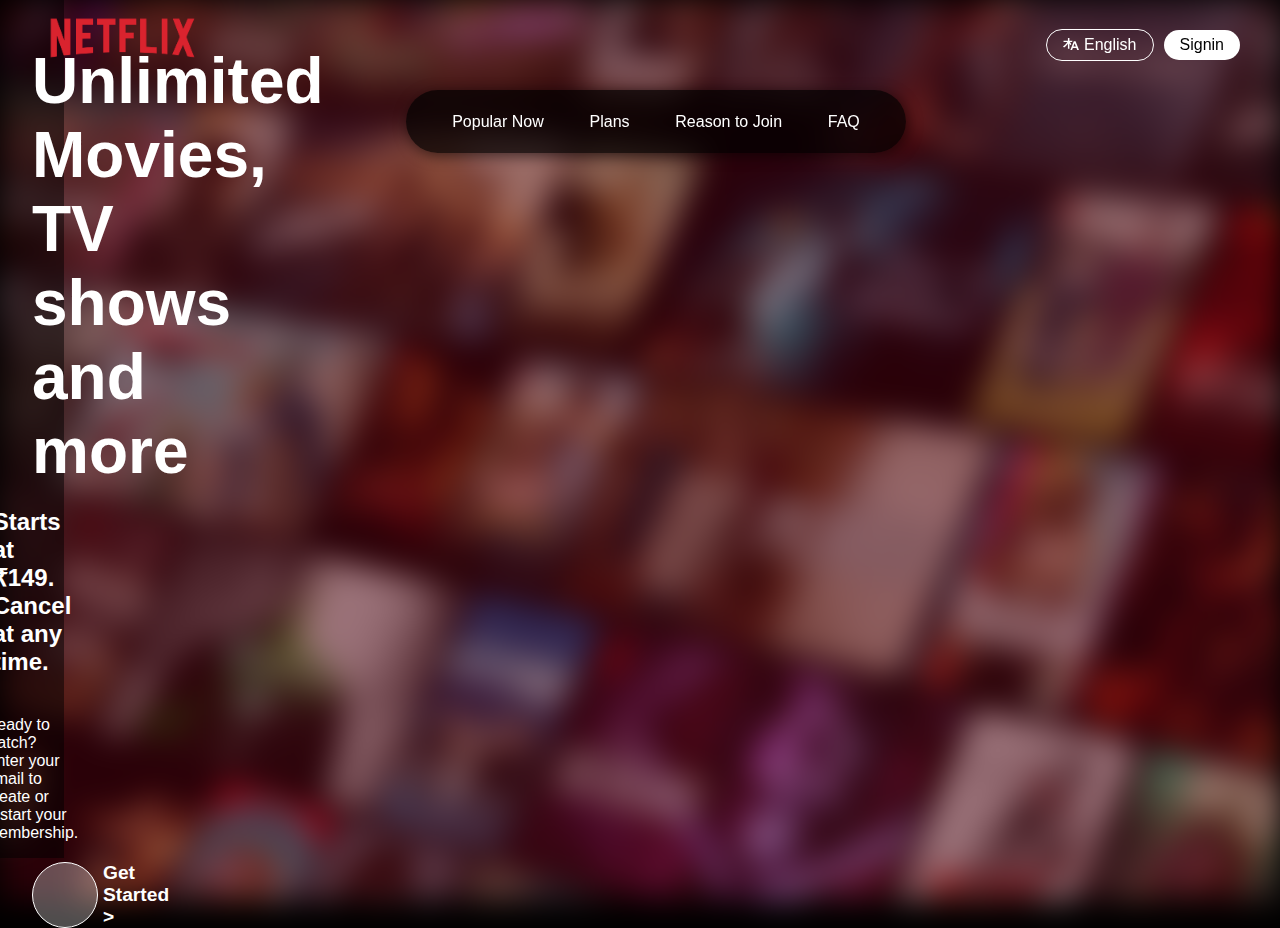
<file: netflix.html>
<!DOCTYPE html>
<html lang="en">
<head>
  <meta charset="UTF-8">
  <meta name="viewport" content="width=device-width, initial-scale=1.0">
  <title>Netflix Clone</title>
  <link rel="stylesheet" href="netflix.css">
</head>
<body>
  <div class="mainNetflixContainer">
    <div class="backgroundContainer">
      <div class="pinkOverlay"></div>
    </div>
    <div class="contentContainer">
      <nav class="navContainer"> 
        <div class="upperNavbarSection">
          <div class="upperNavbarLeftSection">
            <img class="netflixLogo" src="./NetflixLogo.png" alt="Netflix Logo">
          </div>
          <div class="upperNavbarRightSection">
            <div class="navbarButtonContainer">
              <div class="languageButtonContainer">
                <button class="languageButton"><svg xmlns="http://www.w3.org/2000/svg" fill="none" role="img" viewBox="0 0 16 16" width="16" height="16" data-icon="LanguagesSmall" aria-hidden="true">
                  <path fill="currentColor" d="M10.7668 5.33333L10.5038 5.99715L9.33974 8.9355L8.76866 10.377L7.33333 14H9.10751L9.83505 12.0326H13.4217L14.162 14H16L12.5665 5.33333H10.8278H10.7668ZM10.6186 9.93479L10.3839 10.5632H11.1036H12.8856L11.6348 7.2136L10.6186 9.93479ZM9.52722 4.84224C9.55393 4.77481 9.58574 4.71045 9.62211 4.64954H6.41909V2H4.926V4.64954H0.540802V5.99715H4.31466C3.35062 7.79015 1.75173 9.51463 0 10.4283C0.329184 10.7138 0.811203 11.2391 1.04633 11.5931C2.55118 10.6795 3.90318 9.22912 4.926 7.57316V12.6667H6.41909V7.51606C6.81951 8.15256 7.26748 8.76169 7.7521 9.32292L8.31996 7.88955C7.80191 7.29052 7.34631 6.64699 6.9834 5.99715H9.06968L9.52722 4.84224Z" clip-rule="evenodd" fill-rule="evenodd"></path>
                  
                  </svg><p>English</p></button>
              </div>
              <div class="signInButtonContainer">
                <button class="signinButton">Signin</button>
              </div>
            </div>
          </div>
        </div>
        <div class="lowerNavbarSection">
          <ul class="menuList">
            <li class="menuListItems">Popular Now</li>
            <li class="menuListItems">Plans</li>
            <li class="menuListItems">Reason to Join</li>
            <li class="menuListItems">FAQ</li>
          </ul>
  
  
        </div>
      </nav>
        <section class="bannerSection">
          <div class="overlay"></div>
          <div class="bannerContainer">
            <h2>Unlimited Movies, TV shows and more </h2>
            <h4>Starts at ₹149. Cancel at any time.</h4>
            <p>
              Ready to watch? Enter your email to create or restart your membership.
            </p>
            <div class="inputContainer">
              <input class="emailInputbox" type="email" placeholder="Email address" name="email" id="">
              <button class="getStartedButton">Get Started ></button>
            </div>
          </div>      
        </section>
        <section class="carouselSection"></section>
        <section class="planSection"></section>
        <section class="reasonToJoin"></section>
        <section class="faqSection"></section>
        <section class="getStartedSection"></section>
        <footer></footer>
    </div>
    
  
  </div>
</body>
</html>
</file>
<file: netflix.css>
*{
  margin:0;
  padding: 0;
  box-sizing: border-box;
  font-family: 'Segoe UI', Tahoma, Geneva, Verdana, sans-serif;
}
* a{
  color: white;
  text-decoration: none;
} 
body{
  background-color: black;
}
.mainNetflixContainer{
  /* border: 2px solid red; */
  position: relative;
  
}
.backgroundContainer{
  background-image: url("./bannerImage.jpg");
  filter: blur(16px);
  height: 100vh;
  position: relative;
}
.pinkOverlay{
  background-color: rgba(104, 3, 20,0.404);
  height: 100%;
  width: 100%;
}
.contentContainer{
  position: absolute;
  top: 0;
  background-color:rgba(0,0,0,0.5) ;
  padding: 0rem 2rem;

}
nav{
    /* border: 2px solid green; */
    height: 20vh;
    position: fixed;
    z-index: 10000;
}
.upperNavbarSection{
    /* border: 2px solid blue; */
    display: flex;
    height: 50%;
}
.upperNavbarLeftSection{
    /* border: 2px solid red; */
    width: 50%;
}
.netflixLogo{
  width: 29%;
}
.upperNavbarRightSection{
    /* border: 2px solid green; */
    width: 50%;
}
.navbarButtonContainer{
  display: flex;
  justify-content: flex-end;
  align-items: center;
  /* border: 2px solid green; */
  height: 100%;
}
.languageButton{
  display: flex;
  padding: 0.4rem 1rem;
  border-radius: 50px;
  background: transparent;
  border: 1px solid white;
  outline: none;
  color: white;
  font-size: 1rem;
}

.languageButton p{
  margin-left: 5px;
}
.signinButton{
  background-color: white;
  padding: .4rem 1rem;
  border-radius: 50px; 
  outline: none;
  border: none;
  margin-left: 10px;
  font-size: 1rem;
  margin-right: 40px;
}
.lowerNavbarSection{
    /* border: 2px solid red; */
    height: 50%;
    color: white;
    display: flex;
    justify-content: center;

}
.menuList{
  /* border: 2px solid green; */
  width: 40%;
  list-style: none;
  display: flex;
  justify-content: space-evenly;
  border-radius: 50px;
  /* align-items: center; */
  background: rgba(0,0,0,0.7);
  box-shadow: 2px 3px 14px rgba(0, 0, 0, 0.5);
  height: 7vh;
}
.menuList li{
  /* border: 2px solid red; */
  height: 100%;
  display: flex;
  align-items: center;
}

.bannerSection{
  /* border: 2px solid red; */
  height: 90vh;
  background-image: url("./bannerImage.jpg");
  background-size: 100% 100%;
  border-radius: 20px;
  /* margin-top: 2rem; */
  position: relative;
}
.overlay{
  height: 100%;
  width: 100%;
  background-image: linear-gradient(rgba(0,0,0,0.3),rgb(0,0,0,0.7),black);
  border-radius: 20px;
}
.bannerContainer{
  /* border: 2px solid red; */
  height: 80%;
  width: 100%;
  position: absolute;
  bottom: 0;
  display: flex;
  color: white;
  flex-direction: column;
  justify-content: center;
  align-items: center;
}
.bannerContainer h2{
  font-size: 4rem;
  /* border: 2px solid green; */
  width: 50%;
  text-align: center;
}
.bannerContainer h4{
  font-size: 1.5rem;
  margin: 20px;
}
.bannerContainer p{
  font-size: 1rem;
  margin: 20px;
}
.inputContainer{
  /* border: 2px solid green; */
  width: 50%;
  display: flex;
  justify-content: start;
}
.emailInputbox{
  padding:1rem 2rem ;
  border-radius: 50px;
  border: 1px solid white;
  outline: none;
  background-color: rgba(255,255,255,0.3);
  width: 60%;
  color: white;
  font-size: 1rem;
}
.emailInputbox::placeholder{
  color: white;
}
.getStartedButton{
  width: 30%;
  background-color: red;
  border: none;
  outline: none;
  border-radius: 50px;
  color: white;
  font-size: 1.2rem;
  font-weight: 900;
  margin-left: 5px;
}
.carouselSection,
.planSection,
.reasonToJoinSection,
.faqSection,
.getStartedSection{
  /* border: 2px solid red; */
  color: white;
}
.carouselSection h2,
.planSection h2,
.reasonToJoinSection h2,
.faqSection h2{
  /* border: 2px solid red; */
  margin-left: 5rem;
  font-size: 2.5rem;
}
.carouselCardContainer,
.planContainer,
.reasonsContainer,
.faqCardsContainer{
  /* border: 2px solid green; */
  height: 100%;
  width: 90%;
  display: flex;
  justify-content: space-evenly;
  margin: 2rem auto;
}

.carouselCard{
  width: 12%;
  /* border: 2px solid yellow; */
  height: 38vh;
  border-radius: 20px;
  position: relative;
}
.carouselNumberContainer{
  position: absolute;
left:-20px;
bottom: 10px;
}
.carouselNumberContainer span{
  -webkit-text-fill-color: rgb(0, 0, 0);
  -webkit-text-stroke: .1rem rgb(243, 234, 234);
  text-shadow: 0 0 1.5rem rgba(0, 0, 0, 0.5);
  font-size: 5rem;
  font-weight: 700;
  
}
.carouselImageContainer{
  width: 100%;
  height: 100%;
}
.carouselImageContainer img{
  width: 100%;
  height: 100%;
  border-radius: 20px;
}
.planCard,
.reasonCard{
  /* border: 2px solid green; */
  height: 38vh;
  width: 20%;
  display: flex;
  flex-direction: column;
  justify-content: space-between;
  padding: 2rem 1rem 1rem;
  border-radius: 20px;
  border: 2px solid rgba(255,255,255,0.3);
}
.planCard1{
  background: linear-gradient(149deg, #1C4072 6.96%, #172B47 40.17%, #120c1f 73.39%);

}
.planCard2{
  background: linear-gradient(149deg, #1D529D 6.96%, #233371 40.17%, #120c1f 73.39%);
}
.planCard3{
  background: linear-gradient(149deg, #792A95 6.96%, #38216C 40.17%, #120c1f 73.39%);
}
.planCard4{
  background: linear-gradient(149deg, #922556 6.96%, #391945 40.17%, #120c1f 73.39%);
}
.planCard h2{
  margin-left: 0;
  font-size: 1.5rem;
}
.planCard h4{
  font-size: 1.3rem;
}
.planCard p{
  font-size: 1rem;
}
.reasonCard{
  background: rgb(47, 47, 47);
  border: none;
  height: 33vh;
}
.reasonCard h2{
  font-size: 1.5rem;
  margin-left: 0;
  margin-bottom: 10px;
}

.reasonCard p{
  font-size: 0.9rem;
}

.reasonCardLowerContent{
  display: flex;
  justify-content: end;
}

.reasonCardLowerContent svg{
  height: 50px;
  width: 50px;
}
.faqCard{
  /* border: 2px solid red; */
  width: 100%;
}

.faqQuestion,
.faqAnswer{
  padding: 2rem;
  border-radius: 10px;
  /* border: 1px solid white; */
  margin-bottom: 20px;
  background-color: #2e2e2e;
}

.faqQuestion{
  display: flex;
  justify-content: space-between;
  align-items: center;
}

.faqQuestion span{
  font-size: 2rem;
  font-weight: 900;
}
.faqAnswer {
  display: none;

}

.faqCard:hover{
  cursor: pointer;
}

/* Jab faqQuestion p hover ho toh faqAnswer dikh jaye */
.faqCard:hover .faqAnswer {
  display: block;
  cursor: pointer;
}

.faqCardsContainer{
  flex-direction: column;
}

.getStartedSection{
  display: flex;
  flex-direction: column;
  justify-content: center;
  align-items: center;
  margin-bottom: 3rem;

}

.getStartedSection p{
  margin-bottom: 1rem;
  
}
.inputContainer1{
  width: 50%;
  display: flex;
  justify-content: center;
  
}
.emailInputBox1{
  padding:1rem 2rem ;
  border-radius: 5px;
  border: 1px solid white;
  outline: none;
  background-color: rgba(12, 12, 12, 0.3);
  width: 100%;
  color: white;
  font-size: 1rem;
}
.emailInputBox1::placeholder{
  color: white;
}
.getStartedButton1{
  width: 30%;
  background-color: red;
  border: none;
  outline: none;
  border-radius: 5px;
  color: white;
  font-size: 1.2rem;
  font-weight: 900;
  margin-left: 5px;
}
/* =================== RESPONSIVE STYLES =================== */

/* Tablets and small laptops */
@media (max-width: 1024px) {
  .menuList {
    width: 60%;
  }
  .bannerContainer h2 {
    font-size: 3rem;
    width: 70%;
  }
  .carouselCard,
  .planCard,
  .reasonCard {
    width: 22%;
  }
  .inputContainer,
  .inputContainer1 {
    width: 70%;
  }
}

/* Mobile devices */
@media (max-width: 768px) {
  nav {
    flex-direction: column;
    height: auto;
  }

  .upperNavbarSection,
  .lowerNavbarSection {
    flex-direction: column;
    height: auto;
    align-items: center;
  }

  .upperNavbarLeftSection,
  .upperNavbarRightSection {
    width: 100%;
    justify-content: center;
    margin-bottom: 10px;
  }

  .menuList {
    width: 90%;
    flex-wrap: wrap;
    gap: 10px;
    height: auto;
    padding: 10px;
  }

  .bannerContainer h2 {
    font-size: 2.2rem;
    width: 90%;
  }

  .bannerContainer h4,
  .bannerContainer p {
    font-size: 1rem;
    text-align: center;
  }

  .inputContainer,
  .inputContainer1 {
    flex-direction: column;
    align-items: stretch;
    width: 90%;
  }

  .emailInputbox,
  .emailInputBox1,
  .getStartedButton,
  .getStartedButton1 {
    width: 100%;
    margin: 5px 0;
    border-radius: 10px;
  }

  .carouselCard,
  .planCard,
  .reasonCard {
    width: 90%;
    margin-bottom: 1rem;
  }

  .carouselCardContainer,
  .planContainer,
  .reasonsContainer,
  .faqCardsContainer {
    flex-direction: column;
    align-items: center;
  }
}

/* Very small devices (phones) */
@media (max-width: 480px) {
  .bannerContainer h2 {
    font-size: 1.8rem;
  }

  .bannerContainer h4,
  .bannerContainer p {
    font-size: 0.9rem;
  }

  .carouselNumberContainer span {
    font-size: 3rem;
  }

  .planCard h2,
  .reasonCard h2 {
    font-size: 1.2rem;
  }

  .planCard p,
  .reasonCard p {
    font-size: 0.85rem;
  }

  .faqQuestion span {
    font-size: 1.5rem;
  }
}
</file>
